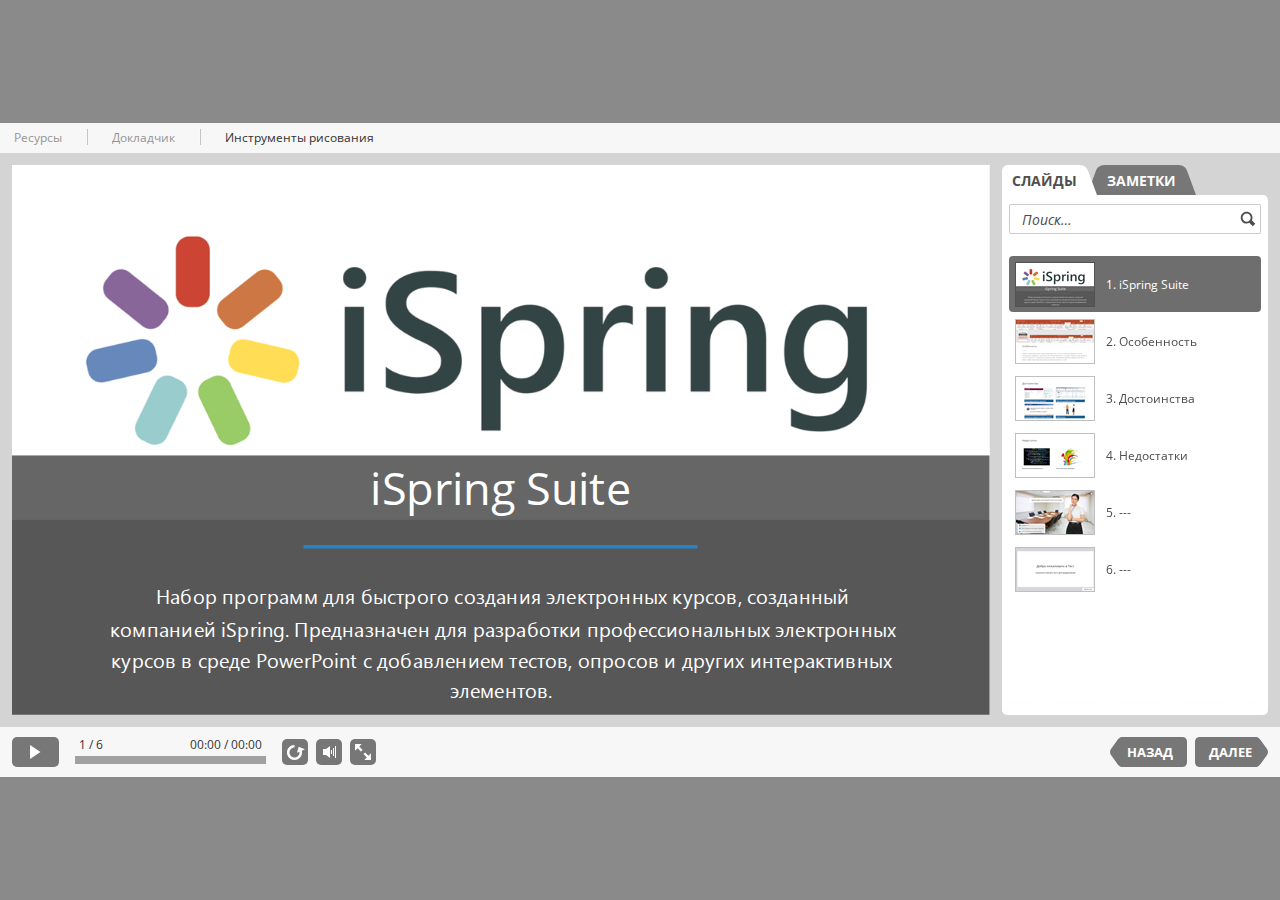
<file: index.html>
<!DOCTYPE html>
<!-- Created with iSpring --><!-- 1262 644 --><!--version 8.7.0.21274 --><!--type html --><!--mainFolder ./ -->
<html style=background-color:#8a8a8a;>
<head>
    <meta http-equiv="Content-Type" content="text/html;charset=utf-8"/><meta name="viewport" content="width=device-width,initial-scale=1,maximum-scale=1"/><meta name="format-detection" content="telephone=no"/><meta name="apple-mobile-web-app-capable" content="yes"/><meta name="apple-mobile-web-app-status-bar-style" content="black"/><meta http-equiv="X-UA-Compatible" content="IE=edge"/><meta name="msapplication-tap-highlight" content="no"/><title>iSpring Suite v1.5</title><link rel="apple-touch-icon-precomposed" href="data/apple-touch-icon.png"/><link rel="shortcut icon" type="image/ico" href="data/favicon.ico"/><style>body {background-color:#8a8a8a;}#spr0_ad10d5 {display:none;}</style>
    
    
    <style>
		#playerView {
			position:relative;
			-webkit-tap-highlight-color:rgba(0,0,0,0);
			-webkit-user-select:none;
			-moz-user-select:none;
			-webkit-touch-callout:none;
			-webkit-user-drag:none;
		}
		#playerView * {
			position:absolute;
		}
		#preloader {
			width: 50px;
			height: 50px;
			position: absolute;
			top: 0;
			left: 0;
			bottom: 0;
			right: 0;
			margin: auto;
			border-radius: 10px;
			background-color: rgba(0, 0, 0, 0.5);
		}
		
		#preloader::after {
			content: '';
			position: absolute;
			background: url([data-uri]);
			background-size: cover;
			top: 0;
			left: 0;
			bottom: 0;
			right: 0;
			animation: preloader_spin 1s infinite linear;
			-webkit-animation: preloader_spin 1s infinite linear;
		}
		
		@keyframes preloader_spin { 0% {transform: rotate(0deg);} 100% {transform: rotate(360deg);} }
		@-webkit-keyframes preloader_spin { 0% {-webkit-transform: rotate(0deg);} 100% {-webkit-transform: rotate(360deg);}}
    </style>
</head>
<body>
	<div id="preloader"></div>
	<script src="data/player.js?BFFF4D70"></script>
    <div id="content"></div>
    <div id="spr0_ad10d5"></div>
    <script>
		if (!ispring.compatibility.performRedirectIfNeeded("flash.html"))
		{
			(function(startup){
				function start(savedPresentationState)
				{
					var presInfo = "eNrVWutyE1cSfhXVpFK1W2W0kqyL7f2xNZIGmIosOZoxJBsolWyPjRZZo0iyCaFchYEkbMHGLJtUstkACdnaP9kfwkFYYFt+hdEr5Em2L2dGc5NtvKZSINBlTp/uPt1f9zndhxtSTZqRbmSyZxPZbDp/Jp2JKWeSuUzmTDaZmj6Ty8XymZSSkmNKfEOakDpAXNOarVpjJaKt1TpGZD0eTcHANWlmOh2bkK5IM6kkfC4C4aLZMoC2Eo9PJhOxRBzImuvSTCIWT09Iayi31m4jk9ZaZSqaicYqiXgik/wj0BnSzA2pgW9X8Q1+dlprxoRUlWY+ogGp2QSyNv0EkskEiVyu1tsGPaZvG5c3Jpi60fZQJw+nbnqpJ4/g3XFTx4+gbh5OjcscES97FUkTMVsiyLnuJU4dTrzuJp46XOd2mBrjqY0QPcZTL3uop4+gXvBQZw6nXl/zUB+xyvUlN7UA8VjqjkfvTCzc2kAurXoQjBHUljbgeROfV+3ndT8KJqQWgkvaINTfkJYFODZssYFYBIVUeJZITbFq0lK1U730h3a9tmTEo39BJy76ny6Sb3UUUHPGOldWF+LRZmOFAzszRXGdnATRS46aoHBsYqT/JzDbemR1rWfWYHgzYh0Mb1oD6xd471p71l7Eem7tDrci1rPhveHm8BaPWoPIcBO+7MBo19q3+kAx/Ju1a/WsV4Jm39qHGZ9F4MHt4U2i3p7wzgIC6yUQwKM964AZAYeXEWGdaMR6Arx6QL4Pozv4PvwCfu/bWpGWO/SO6t8CXn2xhOEdqwcKbwLLAU3fHd4XKh1D0wj8hdksvBeZM68ZrTmz1ujAUxQ+AHlda5v4sNZ7ERCPEm/xSuGd9RD8QK/nwP02GK+PwvogFSeg7qAJ/N72qreHrJlbNHKpdanhx4xBaAI0xqKxWJxcmoxmktOZZCqemEqmMolMwjgTj29cnkCMEGY/uixwzVBcEpNj/CcpZnO+5iio0TfAJbFoX6k2jbZ4pDG/C/xxXXxc5c9l/rhmMjHD3npM5nhGVttH44AP7tv4T6eC+E+E4j8xHv+Jk+D/H2BxdCeoBN4mJO2Cm75Az0a8+yYOel0pUMJuHBCkGD/ouz3A/Bf4DdxKHyBDSABgMSgB1VuBwLO6FCz4tg3P+wiwTYiS3vBzkHqHtAO4IeJx6A5Jhlm2VJhPOD2Af7solHFqR85sbbFlts3ljgvbEG8/[base64]/gzrP0D8UcT30LZn+YQi87nsS+3CLH43y9D5hwJudh/eI3RMnWLrhu1J3tLt0acYPYkMboESeIPZD2gsOeFsk0fTOs8ZZ+W1EzCPKmrbVaOt28JII4iUZipfkeLwkT4KX7zD5cQoFE+/Ar8/pcAOa0k9IL5jgyBlPMZLp8ONkYtzYwzLXfZoQvuK3zHdtdJ6G/skKm7P56Gwt0YQbfETu2MfgZdcvOkA3R05cNBrVVs1s1qvXjRa7GCkdJEx6kSDIxak4xOup43n9+EZ31vwxcP3Yu+aWw/Vkq/94rfbp2JUnPStH0vGrTp/6qoXruWaaO9uQiIdUahqNiFalsnwNxoUOy41OLHrNXMbayvWkA8UWMJKhXo7G0lNTyUw6lU5AYZlHFRLTien0VCZFevgIlrwEK/DTLuBAmYUjtYkHtImfrjYT0oKo60Zq1Y5UKxFQK3HaatUCai0crddkQK/JN2SugIIgKyn004wV04jMqwH1kgH1kl71MtPxWNytXSo2bWtT9VMs+Snc6ALeqaPUSQXUSZ22OgF4gZC0T6+IZqzWFsz6UkDBdEDB9JtTEJhSr28R3+Y8PZO6/WUVmye4X+u1VaNea2D5um4vcESGC124riEhYtR00lfTlXGdXg1/Wbe/XHNt5GLap24RN6SFtU7HbEQXzUbHgGqnYbZWq2jQd87SH5DoozDXjVbY+HJ10XBNz9Af37A9N5XBF55czNVmtXG9YK6Y0YXq4tWVlrnWWPKwv3K9abTAPFfxKdg7p+DEeq3dUTvGqpevMoWvwHCzZbTbBrFNK/hyU9SrC0bd4cCHheC4i4WjmY9kvdaGWphI5Di+sEVcXTF8C5uS8UVjDZjlW3UGX85gx/gEt793JhP4wse8MXon5ZP4wlGzudYcZ8dmy1zBRfjGHYM443WzugRFG3GO4cs9iAogA88qbTVJjzzu7yZC64oL6Q6WfUjtOGhs45SCe3MeHSOY1rS/NJ2xUbx0CMwY8dVOp7p4ZRWw2ibNjTZ8NVpqY9mE36vV1lWjpZtmvY2hXw+w2qCzBkRttpIrzc7JxQ8rhdK5UiWrnsPD8L+41ecuSEZ9uv6lxu8S6fQnkCR+D7L8LLRZuVA4mkmEeKRiDouiXi4VKsBHKVSKygc615YPgM3X1tdhRKV5vaAWFaT7EageWP8E+p/DKOfKygUuPB5Y38C/rwTRfLmsFPWKVlDzSkXVKsWSTmspKLqSZ/m7owbNc+qnvOD2A7dCelTDfUaDfTz5O90T/EFdxh4Vk9QqwBriOZWado33OdVwoEq+NCurxUpZ0fSymtPVUhHFP7C2ubEUoQrkgNmBpN2AHH7QAzpRNVJrpc9dGW5AcUt3IBoovagt+WKxUJLzFXlurjKraJp8TvEv3bWc7jhB2Dnahm/Y2xr4eyF97gg9o2rpAE0BD0TLDdnBiqhqsltVdktlDgJRNJaw3XM3Uitptt5l+aJaPFfRS6WCVlGKefsJKv8NVfJQug/vih4PCuGGrN1tDmVTljWlzODlcrBvvRpLWBFAf4ztQqbmzgH1esKmnVfPnS/AP52FfA9CbgIUQNEw6jmFUPBvMs6eUMihBeQqZQC4pl0slQmtD3HNiES29gFxH2B3zenlH9edLEIt5koQIjndIwaL2W3ui3Ab3yWI5xXk+WLufCWrF+FrVinYLjkQsOiLdteIFLDvw9+Pjo68HC++sM8aBE7fAxwBFMGzki19AAHOC/[base64]/BYP1wU/m09uR2v/J2siNU90RCt1va7isrdx4PTf87wcxzTBOMVxuD7w3qjEFJbO668GK9xDg9ufJaTinKZbV0FFrYuXBOILT4NAkak5TuUtD/8ptiylnfiXF1Aii9zuoP1/j1IfW6KDot7TXe57Jqye7qi6syugnb8tMpcI7CbKicWa3W6v5RtXi2JO4s7Lsruup75ScslhzaR3wBhG330Z2SOFwN+ETlYWXv/CNmF2BdJd6gnf0rOK3rn3ZRyWqqLjbDLgYkU1BeYGP5/Pfo9TLShL35vyAH0AX7nuN+kQFEPhG3ngNPPhFecp1aPbumruoFhfdUvtwUHXP7PnKfNOsDW8+pA9jNzyq2IXizC0kfuEo+SyAv7r3jHY5z4rRv9o5xSravPXu0Z/bovzngOZkPsX86Wi97pU88lYJLCZ/M4ZfM0wnK/8ef7sA6LZ9qilyGc1lOLuYUcci9JSqHrocCIgUNU9C10VnvR3LBAV0Ns7dfiky8b4c7usnDhyu1vHJWBl6OBZ7ghRfesPx68z8e8oDMH+BQ9431Exzc/2s9hcrpqfVzBKY/tr4Fdb6zHsyETMdjJ2RDZcTmIzqn7tFe8crqX+ZJupz10VEZ+T2eI4H3tyMqUZO6TeGrTHUVMOSr8x6Ku3cq9rboDIiQJo/thRzbnf2dfDe+8uuNLiQxL9N9NLHu2oUlFhZRWzHAsHCDrOty7vwswFxj22Ik0CXm8F6QelYuvwf5iooWJP82ePGP8eqrwOzc7eZERrarBccLQTpX6f+Yzg6e/5ETpD/2DoBr0NW5ipzPUzeDbwZ3KUHv27lG1FKB/wuED3fdTQ+6/PW2PbxicuflIiTLNymprChONwTrfFeF/At5aAf3Hie8aK+y8xDENv924Cw2Q6cQw0kF+UMwLFSKmBvBgbwRjMrT0exTLlDDBXuLVo/qh5at4dxGtZ3do3EYvvnuzJEqUTIZmfc3TiMbG/8Da5HYSQ==";
					PresentationPlayer.start(presInfo, "content", "playerView", onPlayerInit, savedPresentationState);
					function onPlayerInit(player)
					{
						(player);
						
						var preloader = document.getElementById("preloader");
						preloader.parentNode.removeChild(preloader);
					}
				}
		
				if (startup)
					startup(start);
				else
					start();
			})();
		};
    </script>
</body>
</html>
</file>
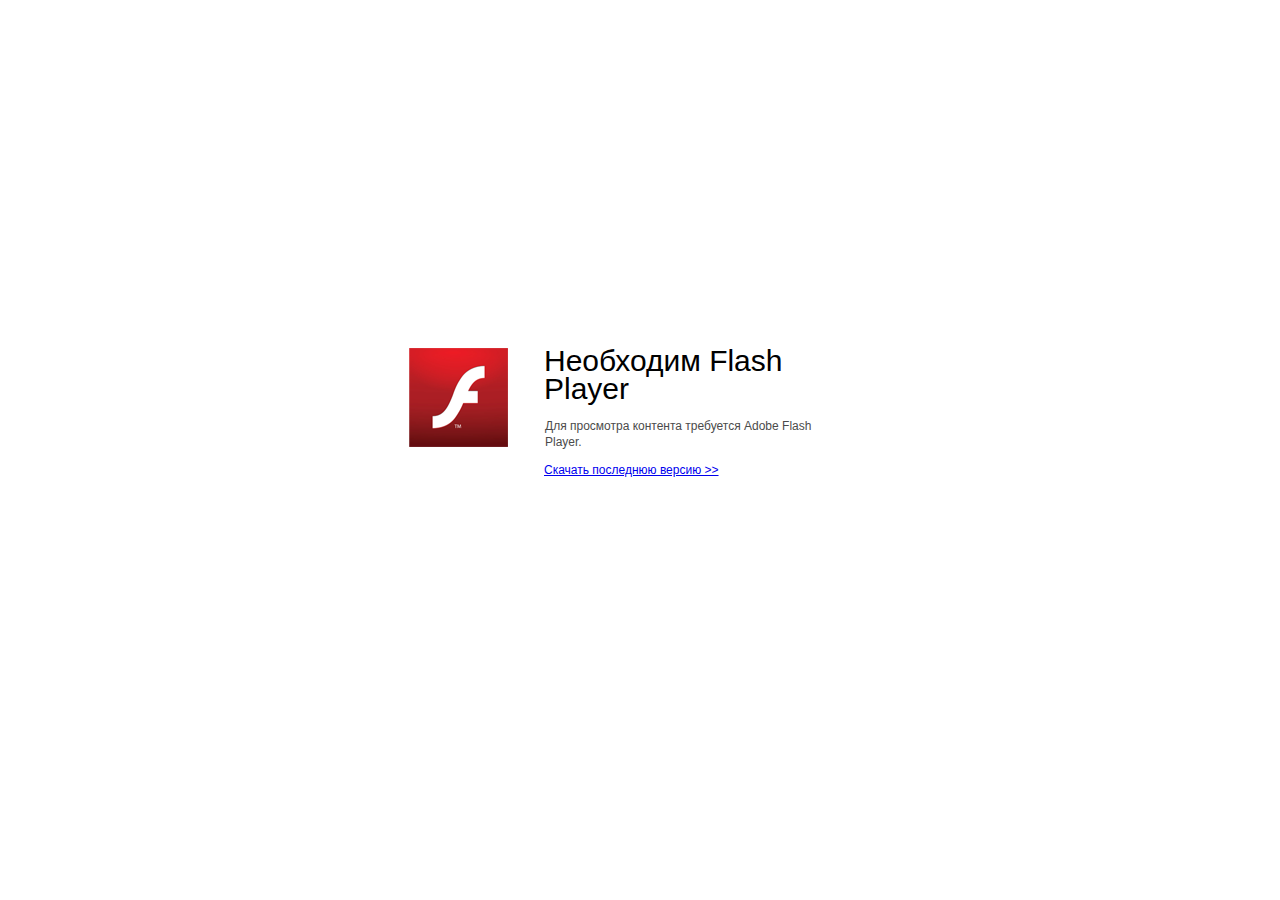
<file: flash.html>
<!DOCTYPE html>
<!-- Created with iSpring --><!-- 1262 644 --><!--version 8.7.0.21274 --><!--type flash --><!--mainFolder ./ --><!--universal -->
<html>
<head>
	<meta http-equiv="Content-Type" content="text/html; charset=UTF-8" />
	<meta http-equiv="X-UA-Compatible" content="IE=edge"/>
	<meta name="msapplication-tap-highlight" content="no" />
	<title>iSpring Suite v1.5</title>
	<script src="data/isplayer.js"></script>

	<style>
		html, body {
			background-color: #8a8a8a;
			overflow: hidden;
		}
	</style>
</head>
<body>
<div id="content"></div>
<script>
	(function(){
		var ldr = new ispring.presenter.loader.FlashPresentationLoader();
		ldr.load("data/player.swf", "content", "FlashPresentation", undefined, undefined);
	})();
</script>
</body>
</html>
</file>
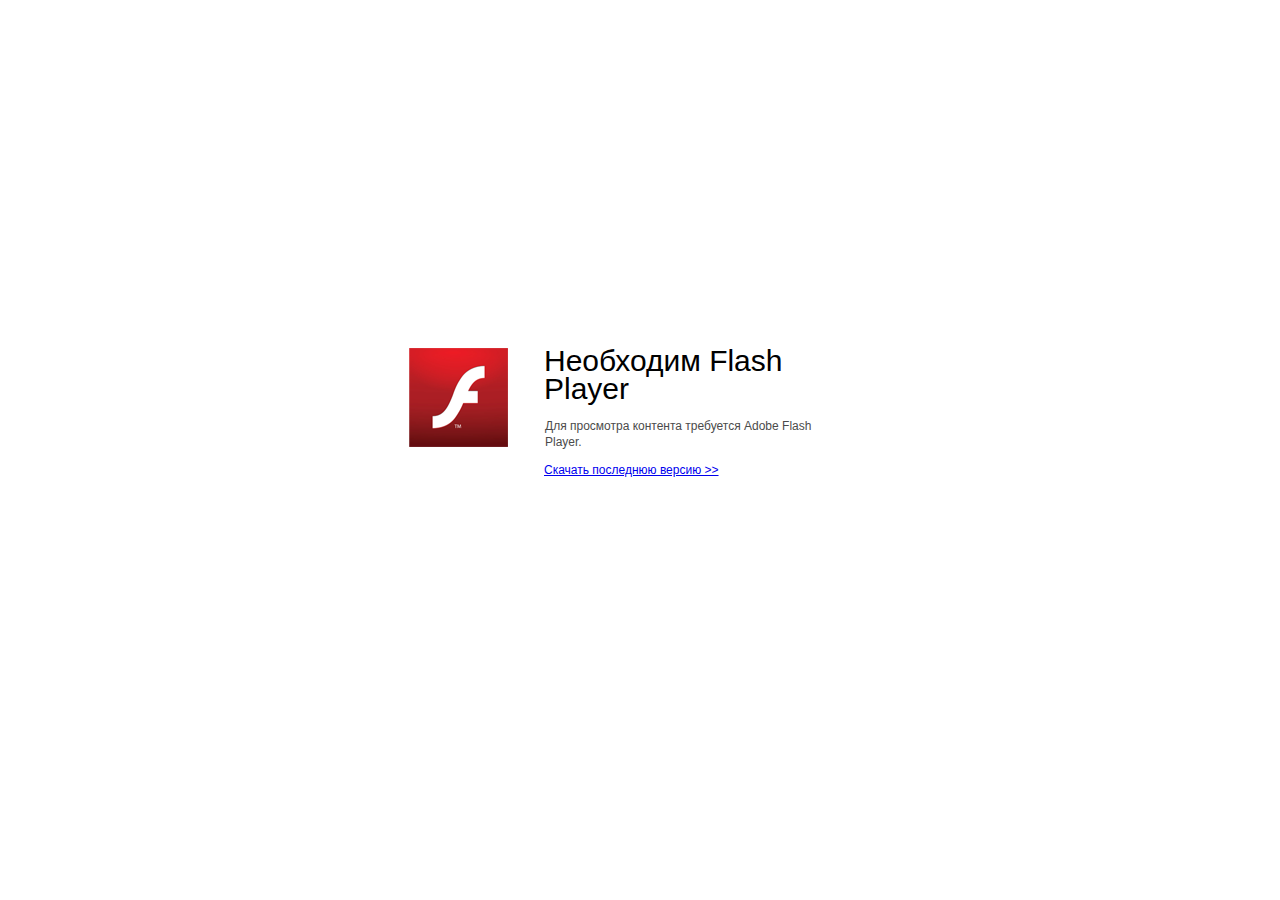
<file: data/flash-required.html>
﻿<html>
<head>
    <meta http-equiv="Content-Type" content="text/html;charset=utf-8"/>
    <meta name="viewport" content="width=device-width,initial-scale=1,maximum-scale=1">
    <meta name="format-detection" content="telephone=no">
    <meta name="apple-mobile-web-app-capable" content="yes">
    <meta name="apple-mobile-web-app-status-bar-style" content="black">
    <meta http-equiv="X-UA-Compatible" content="IE=edge">
    <title>Обновите Ваш браузер</title>
    <style>
        body {
            background: #fff;
        }

        .container {
            background: url(flash.png) no-repeat;
            position: absolute;
            width: 462px;
            height: 204px;

            top: 50%;
            margin-top: -102px;
            left: 50%;
            margin-left: -231px;
        }

        .title {
            left: 135px;
            width: 300px;
            height: 20px;
            font-family: Arial;
            font-size: 30px;
            color: #000;
            position: absolute;
            line-height: 28px;
            top: -1px;
        }
        
        .message {
            font-family: Arial;
            font-size: 12px;
            color: #4b4b4b;
            line-height: 16px;
            padding-top: 15px;
            padding-left: 1px;
        }

        .link {
            left: 1px;
            font-family: Arial;
            font-size: 12px;
            color: #0082e6;
            padding-top: 6px;
        }
    </style>
</head>
<body>
<div class="container" id="container">
    <div class="title">Необходим Flash Player 
        <div class="message">Для просмотра контента требуется Adobe Flash Player.</div>
        <div class="link">
            <a href="http://get.adobe.com/flashplayer/" target="_self">Скачать последнюю версию >></a>
        </div>
    </div>
</div>
</body>
</html>
</file>
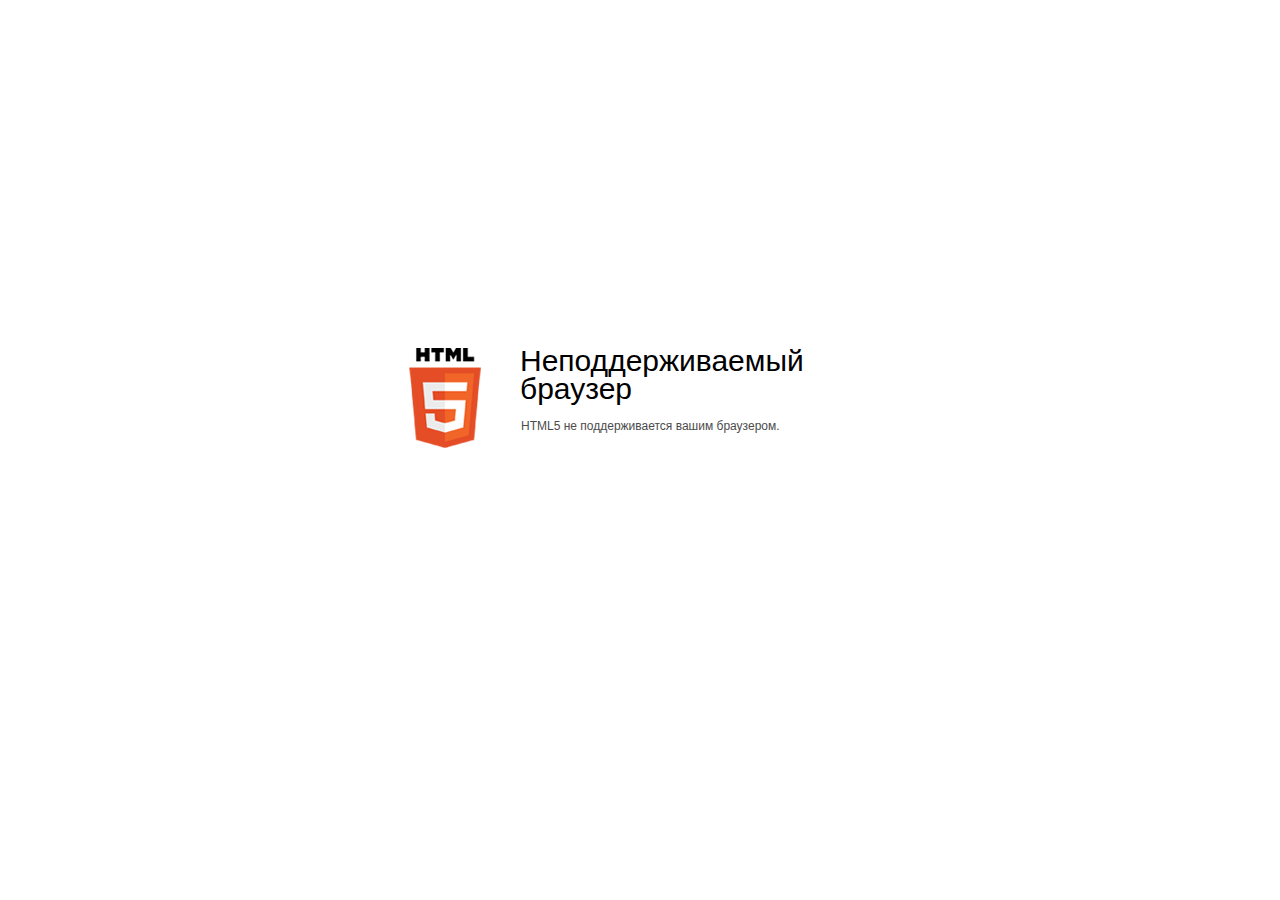
<file: data/html5-unsupported.html>
﻿<html>
<head>
    <meta http-equiv="Content-Type" content="text/html;charset=utf-8"/>
    <meta name="viewport" content="width=device-width,initial-scale=1,maximum-scale=1">
    <meta name="format-detection" content="telephone=no">
    <meta name="apple-mobile-web-app-capable" content="yes">
    <meta name="apple-mobile-web-app-status-bar-style" content="black">
    <meta http-equiv="X-UA-Compatible" content="IE=edge">
    <meta name="msapplication-tap-highlight" content="no" />
    <title>Обновите Ваш браузер</title>
    <style>
        body {
            background: #fff;
        }

        .container {
            background: url(html5.png) no-repeat;
            position: absolute;
            width: 405px;
            height: 100px;

            top: 50%;
            margin-top: -102px;
            left: 50%;
            margin-left: -231px;
        }

        .title {
            left: 111px;
            width: 290px;
            height: 20px;
            font-family: Arial;
            font-size: 30px;
            color: #000;
            position: absolute;
            line-height: 28px;
            top: -1px;
        }
        
        .message {
            font-family: Arial;
            font-size: 12px;
            color: #4b4b4b;
            line-height: 16px;
            padding-top: 15px;
            padding-left: 1px;
        }
    </style>
</head>
<body>
<div class="container" id="container">
    <div class="title">Неподдерживаемый браузер
        <div class="message">HTML5 не поддерживается вашим браузером.</div>
    </div>
</div>
</div>
</body>
</html>
</file>
